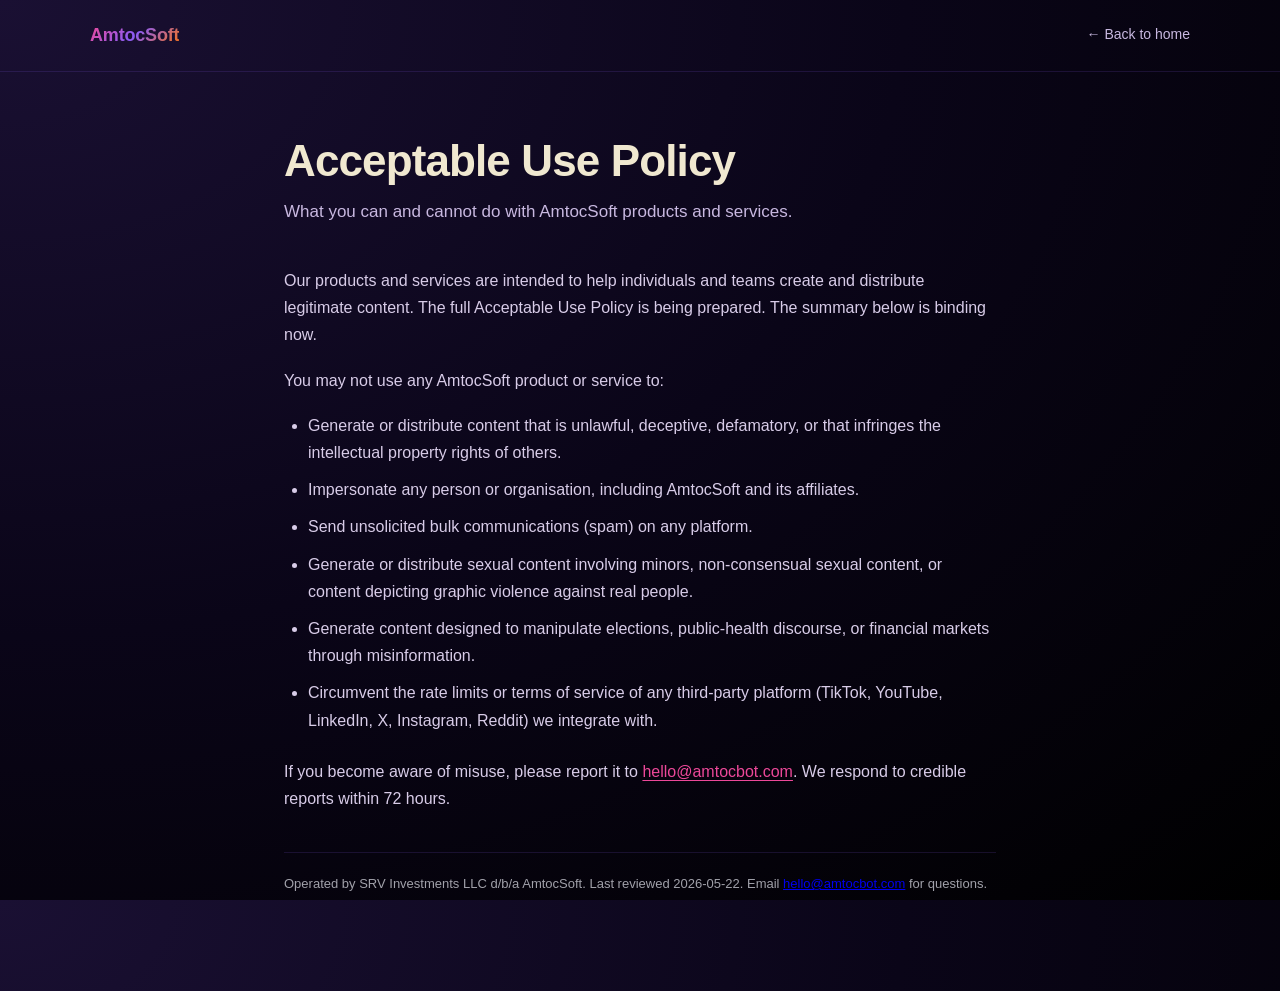
<file: acceptable-use.html>
<!doctype html>
<html lang="en">
<head>
  <meta charset="utf-8">
  <meta name="viewport" content="width=device-width, initial-scale=1">
  <title>Acceptable Use Policy | AmtocSoft</title>
  <meta name="description" content="What you can and cannot do with AmtocSoft products and services.">
  <meta name="robots" content="index, follow">
  <meta property="og:title" content="Acceptable Use Policy | AmtocSoft">
  <meta property="og:description" content="What you can and cannot do with AmtocSoft products and services.">
  <meta property="og:type" content="website">
  <meta property="og:url" content="https://amtocsoft.com/acceptable-use">
  <meta property="og:image" content="https://amtocsoft.com/og-image.png">
  <meta name="twitter:card" content="summary_large_image">
  <meta name="twitter:image" content="https://amtocsoft.com/og-image.png">
  <link rel="icon" href="/favicon.ico" type="image/x-icon">
  <style>
    *,*::before,*::after { box-sizing: border-box; margin: 0; padding: 0; }
    html,body { height: 100%; }
    body {
      font-family: -apple-system, BlinkMacSystemFont, "Segoe UI", "Inter", sans-serif;
      background: radial-gradient(ellipse at top left, #1a1033 0%, #0a0518 50%, #000 100%);
      color: #f0e8d0;
      min-height: 100vh;
      line-height: 1.7;
    }
    .nav {
      padding: 20px 24px;
      border-bottom: 1px solid rgba(139, 92, 246, 0.15);
    }
    .nav-inner {
      max-width: 1100px;
      margin: 0 auto;
      display: flex;
      align-items: center;
      justify-content: space-between;
    }
    .nav a.logo {
      color: #fff;
      font-weight: 800;
      font-size: 18px;
      text-decoration: none;
      letter-spacing: -0.01em;
    }
    .nav a.logo span {
      background: linear-gradient(135deg, #ec4899, #8b5cf6 50%, #f97316);
      -webkit-background-clip: text;
      background-clip: text;
      color: transparent;
    }
    .nav a.back {
      color: #c8b8e0;
      text-decoration: none;
      font-size: 14px;
    }
    .nav a.back:hover { color: #ec4899; }
    main {
      max-width: 760px;
      margin: 0 auto;
      padding: 64px 24px 96px;
    }
    h1 {
      font-size: clamp(28px, 5vw, 44px);
      font-weight: 800;
      line-height: 1.15;
      margin-bottom: 12px;
      letter-spacing: -0.02em;
    }
    .subtitle {
      font-size: 17px;
      color: #c8b8e0;
      margin-bottom: 40px;
    }
    .content p { margin-bottom: 18px; color: #d8cce8; }
    .content ul { margin: 0 0 24px 24px; }
    .content li { margin-bottom: 10px; color: #d8cce8; }
    .content strong { color: #f0e8d0; }
    .content a { color: #ec4899; text-decoration: underline; text-underline-offset: 3px; }
    .content a:hover { color: #f97316; }
    .updated {
      margin-top: 40px;
      padding-top: 20px;
      border-top: 1px solid rgba(139, 92, 246, 0.15);
      font-size: 13px;
      color: #a1a1aa;
    }
  </style>
</head>
<body>
  <nav class="nav">
    <div class="nav-inner">
      <a class="logo" href="/"><span>AmtocSoft</span></a>
      <a class="back" href="/">← Back to home</a>
    </div>
  </nav>
  <main>
    <h1>Acceptable Use Policy</h1>
    <p class="subtitle">What you can and cannot do with AmtocSoft products and services.</p>
    <div class="content">
<p>Our products and services are intended to help individuals and teams create and distribute legitimate content. The full Acceptable Use Policy is being prepared. The summary below is binding now.</p>
            <p>You may not use any AmtocSoft product or service to:</p>
            <ul>
                <li>Generate or distribute content that is unlawful, deceptive, defamatory, or that infringes the intellectual property rights of others.</li>
                <li>Impersonate any person or organisation, including AmtocSoft and its affiliates.</li>
                <li>Send unsolicited bulk communications (spam) on any platform.</li>
                <li>Generate or distribute sexual content involving minors, non-consensual sexual content, or content depicting graphic violence against real people.</li>
                <li>Generate content designed to manipulate elections, public-health discourse, or financial markets through misinformation.</li>
                <li>Circumvent the rate limits or terms of service of any third-party platform (TikTok, YouTube, LinkedIn, X, Instagram, Reddit) we integrate with.</li>
            </ul>
            <p>If you become aware of misuse, please report it to <a href="mailto:hello@amtocbot.com">hello@amtocbot.com</a>. We respond to credible reports within 72 hours.</p>
    </div>
    <div class="updated">
      Operated by SRV Investments LLC d/b/a AmtocSoft. Last reviewed 2026-05-22. Email <a href="mailto:hello@amtocbot.com">hello@amtocbot.com</a> for questions.
    </div>
  </main>
</body>
</html>
</file>
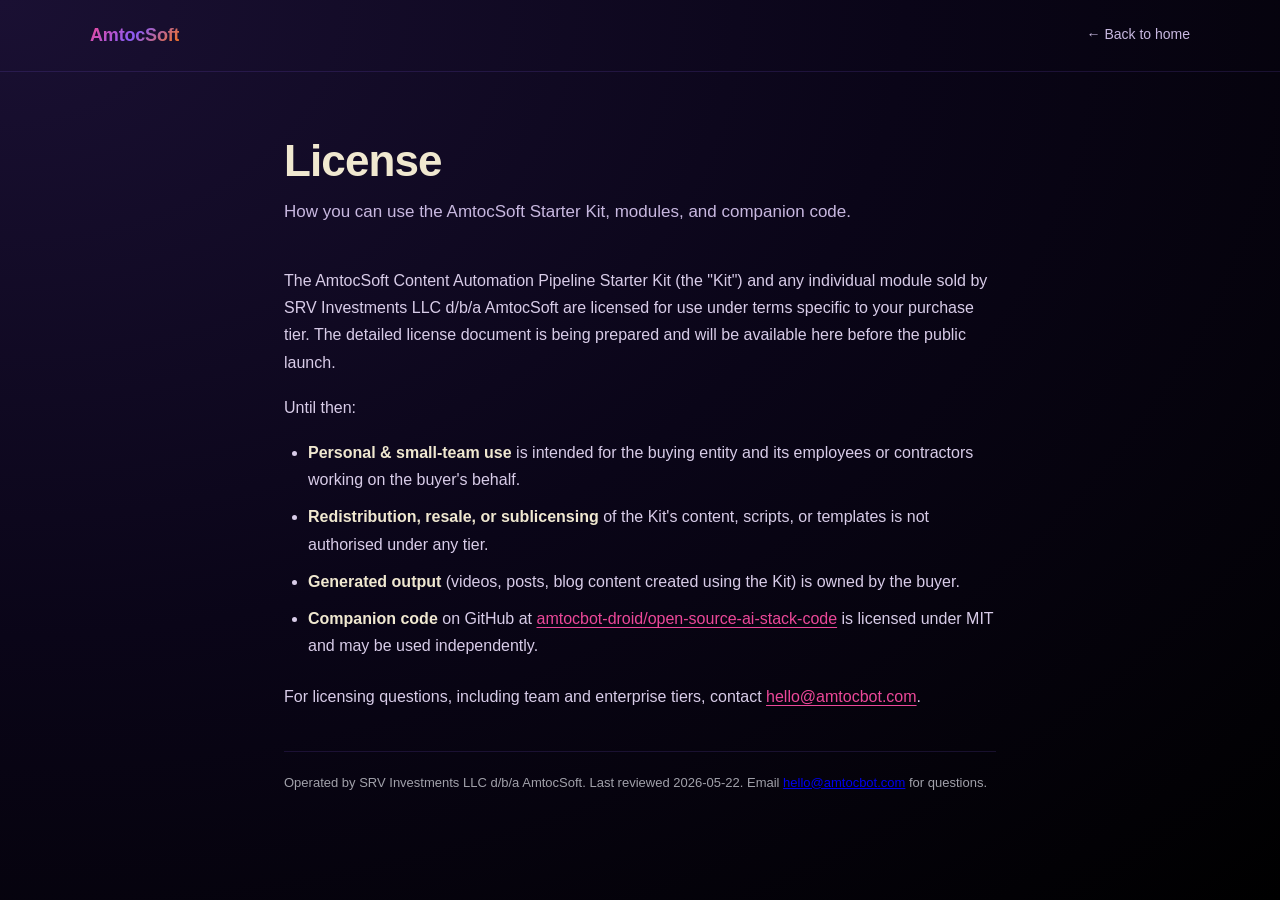
<file: license.html>
<!doctype html>
<html lang="en">
<head>
  <meta charset="utf-8">
  <meta name="viewport" content="width=device-width, initial-scale=1">
  <title>License | AmtocSoft</title>
  <meta name="description" content="How you can use the AmtocSoft Starter Kit, modules, and companion code.">
  <meta name="robots" content="index, follow">
  <meta property="og:title" content="License | AmtocSoft">
  <meta property="og:description" content="How you can use the AmtocSoft Starter Kit, modules, and companion code.">
  <meta property="og:type" content="website">
  <meta property="og:url" content="https://amtocsoft.com/license">
  <meta property="og:image" content="https://amtocsoft.com/og-image.png">
  <meta name="twitter:card" content="summary_large_image">
  <meta name="twitter:image" content="https://amtocsoft.com/og-image.png">
  <link rel="icon" href="/favicon.ico" type="image/x-icon">
  <style>
    *,*::before,*::after { box-sizing: border-box; margin: 0; padding: 0; }
    html,body { height: 100%; }
    body {
      font-family: -apple-system, BlinkMacSystemFont, "Segoe UI", "Inter", sans-serif;
      background: radial-gradient(ellipse at top left, #1a1033 0%, #0a0518 50%, #000 100%);
      color: #f0e8d0;
      min-height: 100vh;
      line-height: 1.7;
    }
    .nav {
      padding: 20px 24px;
      border-bottom: 1px solid rgba(139, 92, 246, 0.15);
    }
    .nav-inner {
      max-width: 1100px;
      margin: 0 auto;
      display: flex;
      align-items: center;
      justify-content: space-between;
    }
    .nav a.logo {
      color: #fff;
      font-weight: 800;
      font-size: 18px;
      text-decoration: none;
      letter-spacing: -0.01em;
    }
    .nav a.logo span {
      background: linear-gradient(135deg, #ec4899, #8b5cf6 50%, #f97316);
      -webkit-background-clip: text;
      background-clip: text;
      color: transparent;
    }
    .nav a.back {
      color: #c8b8e0;
      text-decoration: none;
      font-size: 14px;
    }
    .nav a.back:hover { color: #ec4899; }
    main {
      max-width: 760px;
      margin: 0 auto;
      padding: 64px 24px 96px;
    }
    h1 {
      font-size: clamp(28px, 5vw, 44px);
      font-weight: 800;
      line-height: 1.15;
      margin-bottom: 12px;
      letter-spacing: -0.02em;
    }
    .subtitle {
      font-size: 17px;
      color: #c8b8e0;
      margin-bottom: 40px;
    }
    .content p { margin-bottom: 18px; color: #d8cce8; }
    .content ul { margin: 0 0 24px 24px; }
    .content li { margin-bottom: 10px; color: #d8cce8; }
    .content strong { color: #f0e8d0; }
    .content a { color: #ec4899; text-decoration: underline; text-underline-offset: 3px; }
    .content a:hover { color: #f97316; }
    .updated {
      margin-top: 40px;
      padding-top: 20px;
      border-top: 1px solid rgba(139, 92, 246, 0.15);
      font-size: 13px;
      color: #a1a1aa;
    }
  </style>
</head>
<body>
  <nav class="nav">
    <div class="nav-inner">
      <a class="logo" href="/"><span>AmtocSoft</span></a>
      <a class="back" href="/">← Back to home</a>
    </div>
  </nav>
  <main>
    <h1>License</h1>
    <p class="subtitle">How you can use the AmtocSoft Starter Kit, modules, and companion code.</p>
    <div class="content">
<p>The AmtocSoft Content Automation Pipeline Starter Kit (the "Kit") and any individual module sold by SRV Investments LLC d/b/a AmtocSoft are licensed for use under terms specific to your purchase tier. The detailed license document is being prepared and will be available here before the public launch.</p>
            <p>Until then:</p>
            <ul>
                <li><strong>Personal &amp; small-team use</strong> is intended for the buying entity and its employees or contractors working on the buyer's behalf.</li>
                <li><strong>Redistribution, resale, or sublicensing</strong> of the Kit's content, scripts, or templates is not authorised under any tier.</li>
                <li><strong>Generated output</strong> (videos, posts, blog content created using the Kit) is owned by the buyer.</li>
                <li><strong>Companion code</strong> on GitHub at <a href="https://github.com/amtocbot-droid/open-source-ai-stack-code">amtocbot-droid/open-source-ai-stack-code</a> is licensed under MIT and may be used independently.</li>
            </ul>
            <p>For licensing questions, including team and enterprise tiers, contact <a href="mailto:hello@amtocbot.com">hello@amtocbot.com</a>.</p>
    </div>
    <div class="updated">
      Operated by SRV Investments LLC d/b/a AmtocSoft. Last reviewed 2026-05-22. Email <a href="mailto:hello@amtocbot.com">hello@amtocbot.com</a> for questions.
    </div>
  </main>
</body>
</html>
</file>
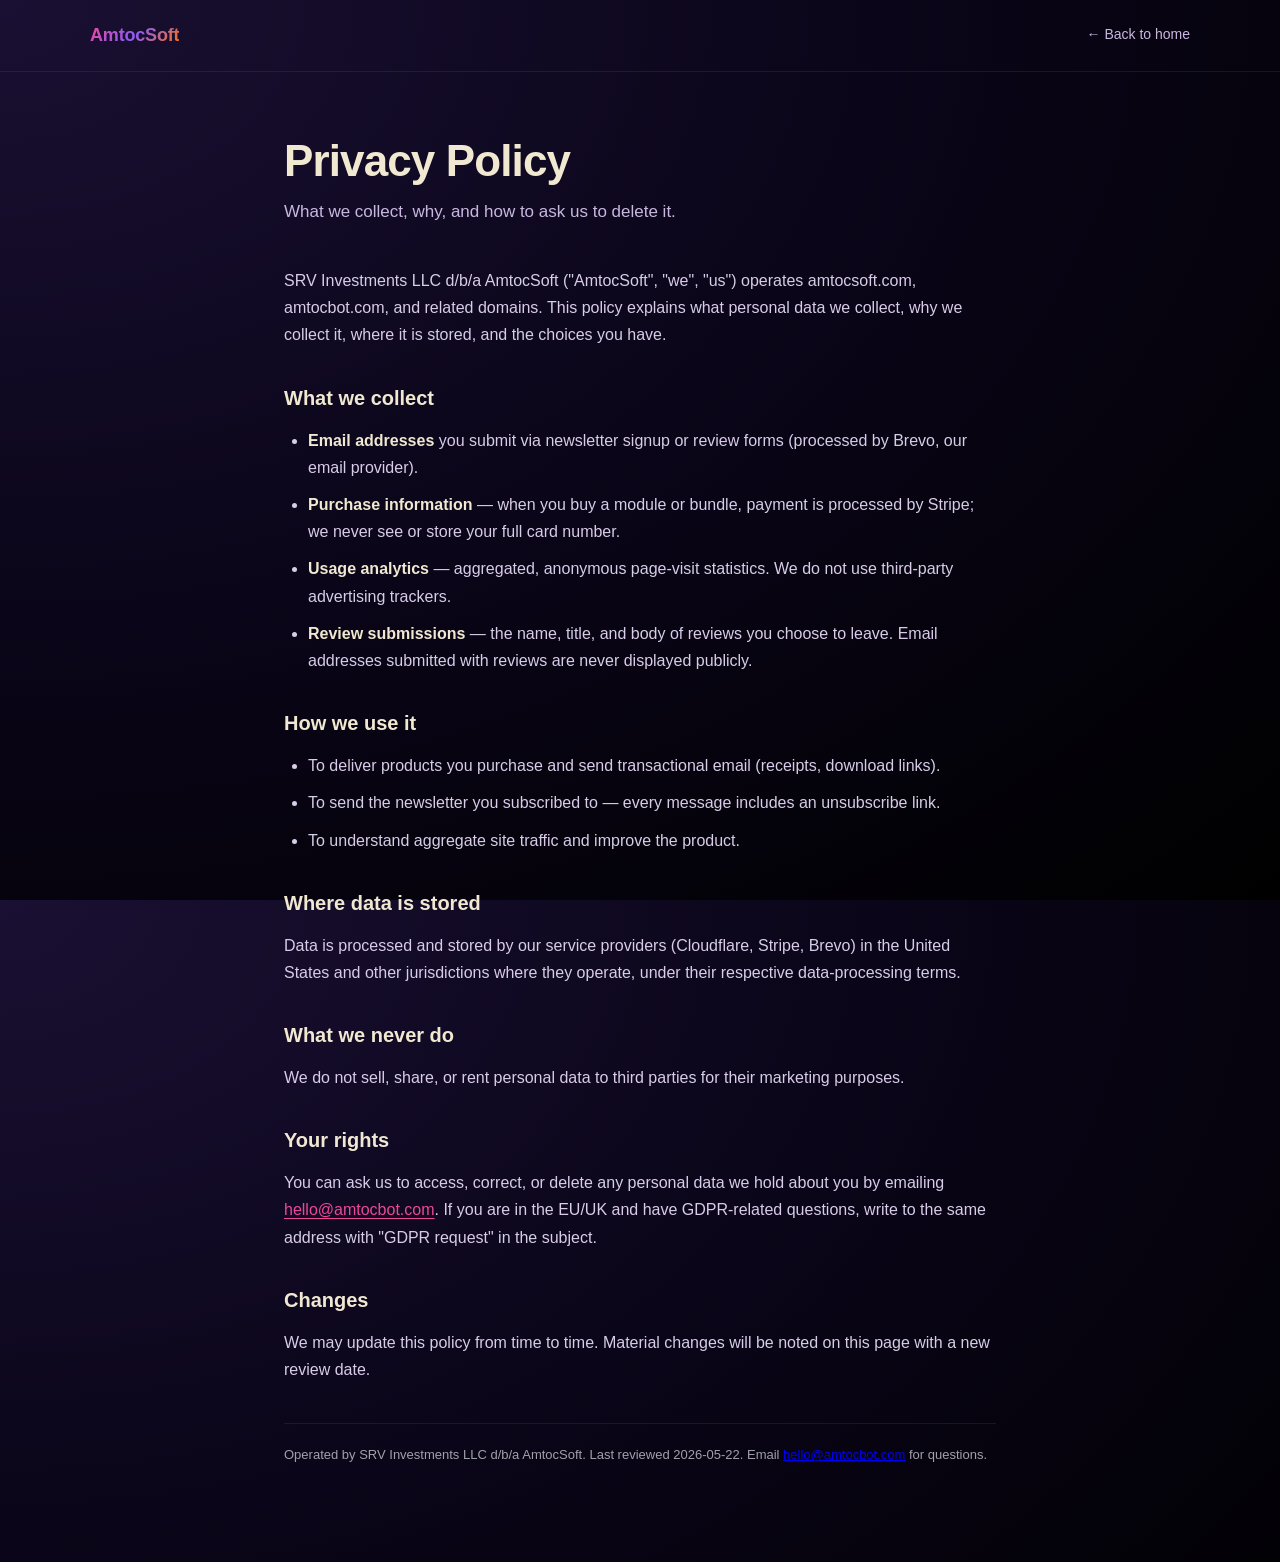
<file: privacy.html>
<!doctype html>
<html lang="en">
<head>
  <meta charset="utf-8">
  <meta name="viewport" content="width=device-width, initial-scale=1">
  <title>Privacy Policy | AmtocSoft</title>
  <meta name="description" content="What we collect, why, and how to ask us to delete it.">
  <meta name="robots" content="index, follow">
  <meta property="og:title" content="Privacy Policy | AmtocSoft">
  <meta property="og:description" content="What we collect, why, and how to ask us to delete it.">
  <meta property="og:type" content="website">
  <meta property="og:url" content="https://amtocsoft.com/privacy">
  <meta property="og:image" content="https://amtocsoft.com/og-image.png">
  <meta name="twitter:card" content="summary_large_image">
  <meta name="twitter:image" content="https://amtocsoft.com/og-image.png">
  <link rel="icon" href="/favicon.ico" type="image/x-icon">
  <style>
    *,*::before,*::after { box-sizing: border-box; margin: 0; padding: 0; }
    html,body { height: 100%; }
    body {
      font-family: -apple-system, BlinkMacSystemFont, "Segoe UI", "Inter", sans-serif;
      background: radial-gradient(ellipse at top left, #1a1033 0%, #0a0518 50%, #000 100%);
      color: #f0e8d0;
      min-height: 100vh;
      line-height: 1.7;
    }
    .nav {
      padding: 20px 24px;
      border-bottom: 1px solid rgba(139, 92, 246, 0.15);
    }
    .nav-inner {
      max-width: 1100px;
      margin: 0 auto;
      display: flex;
      align-items: center;
      justify-content: space-between;
    }
    .nav a.logo {
      color: #fff;
      font-weight: 800;
      font-size: 18px;
      text-decoration: none;
      letter-spacing: -0.01em;
    }
    .nav a.logo span {
      background: linear-gradient(135deg, #ec4899, #8b5cf6 50%, #f97316);
      -webkit-background-clip: text;
      background-clip: text;
      color: transparent;
    }
    .nav a.back {
      color: #c8b8e0;
      text-decoration: none;
      font-size: 14px;
    }
    .nav a.back:hover { color: #ec4899; }
    main {
      max-width: 760px;
      margin: 0 auto;
      padding: 64px 24px 96px;
    }
    .badge {
      display: inline-block;
      background: rgba(139, 92, 246, 0.15);
      border: 1px solid rgba(139, 92, 246, 0.4);
      color: #d4c5f0;
      padding: 4px 12px;
      border-radius: 100px;
      font-size: 11px;
      font-weight: 700;
      letter-spacing: 0.08em;
      text-transform: uppercase;
      margin-bottom: 20px;
    }
    h1 {
      font-size: clamp(28px, 5vw, 44px);
      font-weight: 800;
      line-height: 1.15;
      margin-bottom: 12px;
      letter-spacing: -0.02em;
    }
    .subtitle {
      font-size: 17px;
      color: #c8b8e0;
      margin-bottom: 40px;
    }
    .content h2 {
      font-size: 20px;
      font-weight: 700;
      color: #f0e8d0;
      margin: 32px 0 12px;
    }
    .content p { margin-bottom: 18px; color: #d8cce8; }
    .content ul { margin: 0 0 24px 24px; }
    .content li { margin-bottom: 10px; color: #d8cce8; }
    .content strong { color: #f0e8d0; }
    .content a { color: #ec4899; text-decoration: underline; text-underline-offset: 3px; }
    .content a:hover { color: #f97316; }
    .updated {
      margin-top: 40px;
      padding-top: 20px;
      border-top: 1px solid rgba(139, 92, 246, 0.15);
      font-size: 13px;
      color: #a1a1aa;
    }
  </style>
</head>
<body>
  <nav class="nav">
    <div class="nav-inner">
      <a class="logo" href="/"><span>AmtocSoft</span></a>
      <a class="back" href="/">← Back to home</a>
    </div>
  </nav>
  <main>
    <h1>Privacy Policy</h1>
    <p class="subtitle">What we collect, why, and how to ask us to delete it.</p>
    <div class="content">
      <p>SRV Investments LLC d/b/a AmtocSoft ("AmtocSoft", "we", "us") operates amtocsoft.com, amtocbot.com, and related domains. This policy explains what personal data we collect, why we collect it, where it is stored, and the choices you have.</p>

      <h2>What we collect</h2>
      <ul>
        <li><strong>Email addresses</strong> you submit via newsletter signup or review forms (processed by Brevo, our email provider).</li>
        <li><strong>Purchase information</strong> — when you buy a module or bundle, payment is processed by Stripe; we never see or store your full card number.</li>
        <li><strong>Usage analytics</strong> — aggregated, anonymous page-visit statistics. We do not use third-party advertising trackers.</li>
        <li><strong>Review submissions</strong> — the name, title, and body of reviews you choose to leave. Email addresses submitted with reviews are never displayed publicly.</li>
      </ul>

      <h2>How we use it</h2>
      <ul>
        <li>To deliver products you purchase and send transactional email (receipts, download links).</li>
        <li>To send the newsletter you subscribed to — every message includes an unsubscribe link.</li>
        <li>To understand aggregate site traffic and improve the product.</li>
      </ul>

      <h2>Where data is stored</h2>
      <p>Data is processed and stored by our service providers (Cloudflare, Stripe, Brevo) in the United States and other jurisdictions where they operate, under their respective data-processing terms.</p>

      <h2>What we never do</h2>
      <p>We do not sell, share, or rent personal data to third parties for their marketing purposes.</p>

      <h2>Your rights</h2>
      <p>You can ask us to access, correct, or delete any personal data we hold about you by emailing <a href="mailto:hello@amtocbot.com">hello@amtocbot.com</a>. If you are in the EU/UK and have GDPR-related questions, write to the same address with "GDPR request" in the subject.</p>

      <h2>Changes</h2>
      <p>We may update this policy from time to time. Material changes will be noted on this page with a new review date.</p>
    </div>
    <div class="updated">
      Operated by SRV Investments LLC d/b/a AmtocSoft. Last reviewed 2026-05-22. Email <a href="mailto:hello@amtocbot.com">hello@amtocbot.com</a> for questions.
    </div>
  </main>
</body>
</html>
</file>
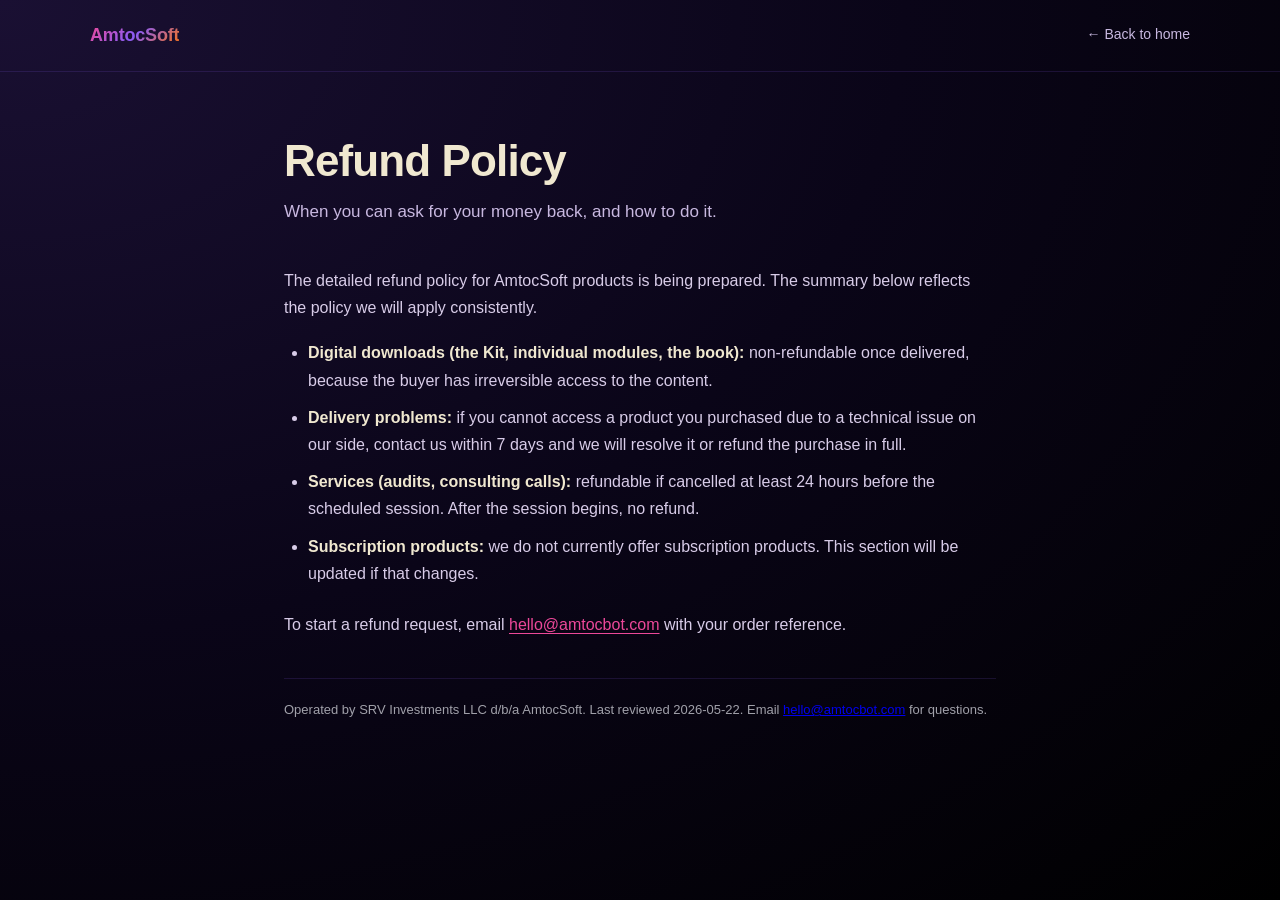
<file: refund-policy.html>
<!doctype html>
<html lang="en">
<head>
  <meta charset="utf-8">
  <meta name="viewport" content="width=device-width, initial-scale=1">
  <title>Refund Policy | AmtocSoft</title>
  <meta name="description" content="When you can ask for your money back, and how to do it.">
  <meta name="robots" content="index, follow">
  <meta property="og:title" content="Refund Policy | AmtocSoft">
  <meta property="og:description" content="When you can ask for your money back, and how to do it.">
  <meta property="og:type" content="website">
  <meta property="og:url" content="https://amtocsoft.com/refund-policy">
  <meta property="og:image" content="https://amtocsoft.com/og-image.png">
  <meta name="twitter:card" content="summary_large_image">
  <meta name="twitter:image" content="https://amtocsoft.com/og-image.png">
  <link rel="icon" href="/favicon.ico" type="image/x-icon">
  <style>
    *,*::before,*::after { box-sizing: border-box; margin: 0; padding: 0; }
    html,body { height: 100%; }
    body {
      font-family: -apple-system, BlinkMacSystemFont, "Segoe UI", "Inter", sans-serif;
      background: radial-gradient(ellipse at top left, #1a1033 0%, #0a0518 50%, #000 100%);
      color: #f0e8d0;
      min-height: 100vh;
      line-height: 1.7;
    }
    .nav {
      padding: 20px 24px;
      border-bottom: 1px solid rgba(139, 92, 246, 0.15);
    }
    .nav-inner {
      max-width: 1100px;
      margin: 0 auto;
      display: flex;
      align-items: center;
      justify-content: space-between;
    }
    .nav a.logo {
      color: #fff;
      font-weight: 800;
      font-size: 18px;
      text-decoration: none;
      letter-spacing: -0.01em;
    }
    .nav a.logo span {
      background: linear-gradient(135deg, #ec4899, #8b5cf6 50%, #f97316);
      -webkit-background-clip: text;
      background-clip: text;
      color: transparent;
    }
    .nav a.back {
      color: #c8b8e0;
      text-decoration: none;
      font-size: 14px;
    }
    .nav a.back:hover { color: #ec4899; }
    main {
      max-width: 760px;
      margin: 0 auto;
      padding: 64px 24px 96px;
    }
    h1 {
      font-size: clamp(28px, 5vw, 44px);
      font-weight: 800;
      line-height: 1.15;
      margin-bottom: 12px;
      letter-spacing: -0.02em;
    }
    .subtitle {
      font-size: 17px;
      color: #c8b8e0;
      margin-bottom: 40px;
    }
    .content p { margin-bottom: 18px; color: #d8cce8; }
    .content ul { margin: 0 0 24px 24px; }
    .content li { margin-bottom: 10px; color: #d8cce8; }
    .content strong { color: #f0e8d0; }
    .content a { color: #ec4899; text-decoration: underline; text-underline-offset: 3px; }
    .content a:hover { color: #f97316; }
    .updated {
      margin-top: 40px;
      padding-top: 20px;
      border-top: 1px solid rgba(139, 92, 246, 0.15);
      font-size: 13px;
      color: #a1a1aa;
    }
  </style>
</head>
<body>
  <nav class="nav">
    <div class="nav-inner">
      <a class="logo" href="/"><span>AmtocSoft</span></a>
      <a class="back" href="/">← Back to home</a>
    </div>
  </nav>
  <main>
    <h1>Refund Policy</h1>
    <p class="subtitle">When you can ask for your money back, and how to do it.</p>
    <div class="content">
<p>The detailed refund policy for AmtocSoft products is being prepared. The summary below reflects the policy we will apply consistently.</p>
            <ul>
                <li><strong>Digital downloads (the Kit, individual modules, the book):</strong> non-refundable once delivered, because the buyer has irreversible access to the content.</li>
                <li><strong>Delivery problems:</strong> if you cannot access a product you purchased due to a technical issue on our side, contact us within 7 days and we will resolve it or refund the purchase in full.</li>
                <li><strong>Services (audits, consulting calls):</strong> refundable if cancelled at least 24 hours before the scheduled session. After the session begins, no refund.</li>
                <li><strong>Subscription products:</strong> we do not currently offer subscription products. This section will be updated if that changes.</li>
            </ul>
            <p>To start a refund request, email <a href="mailto:hello@amtocbot.com">hello@amtocbot.com</a> with your order reference.</p>
    </div>
    <div class="updated">
      Operated by SRV Investments LLC d/b/a AmtocSoft. Last reviewed 2026-05-22. Email <a href="mailto:hello@amtocbot.com">hello@amtocbot.com</a> for questions.
    </div>
  </main>
</body>
</html>
</file>
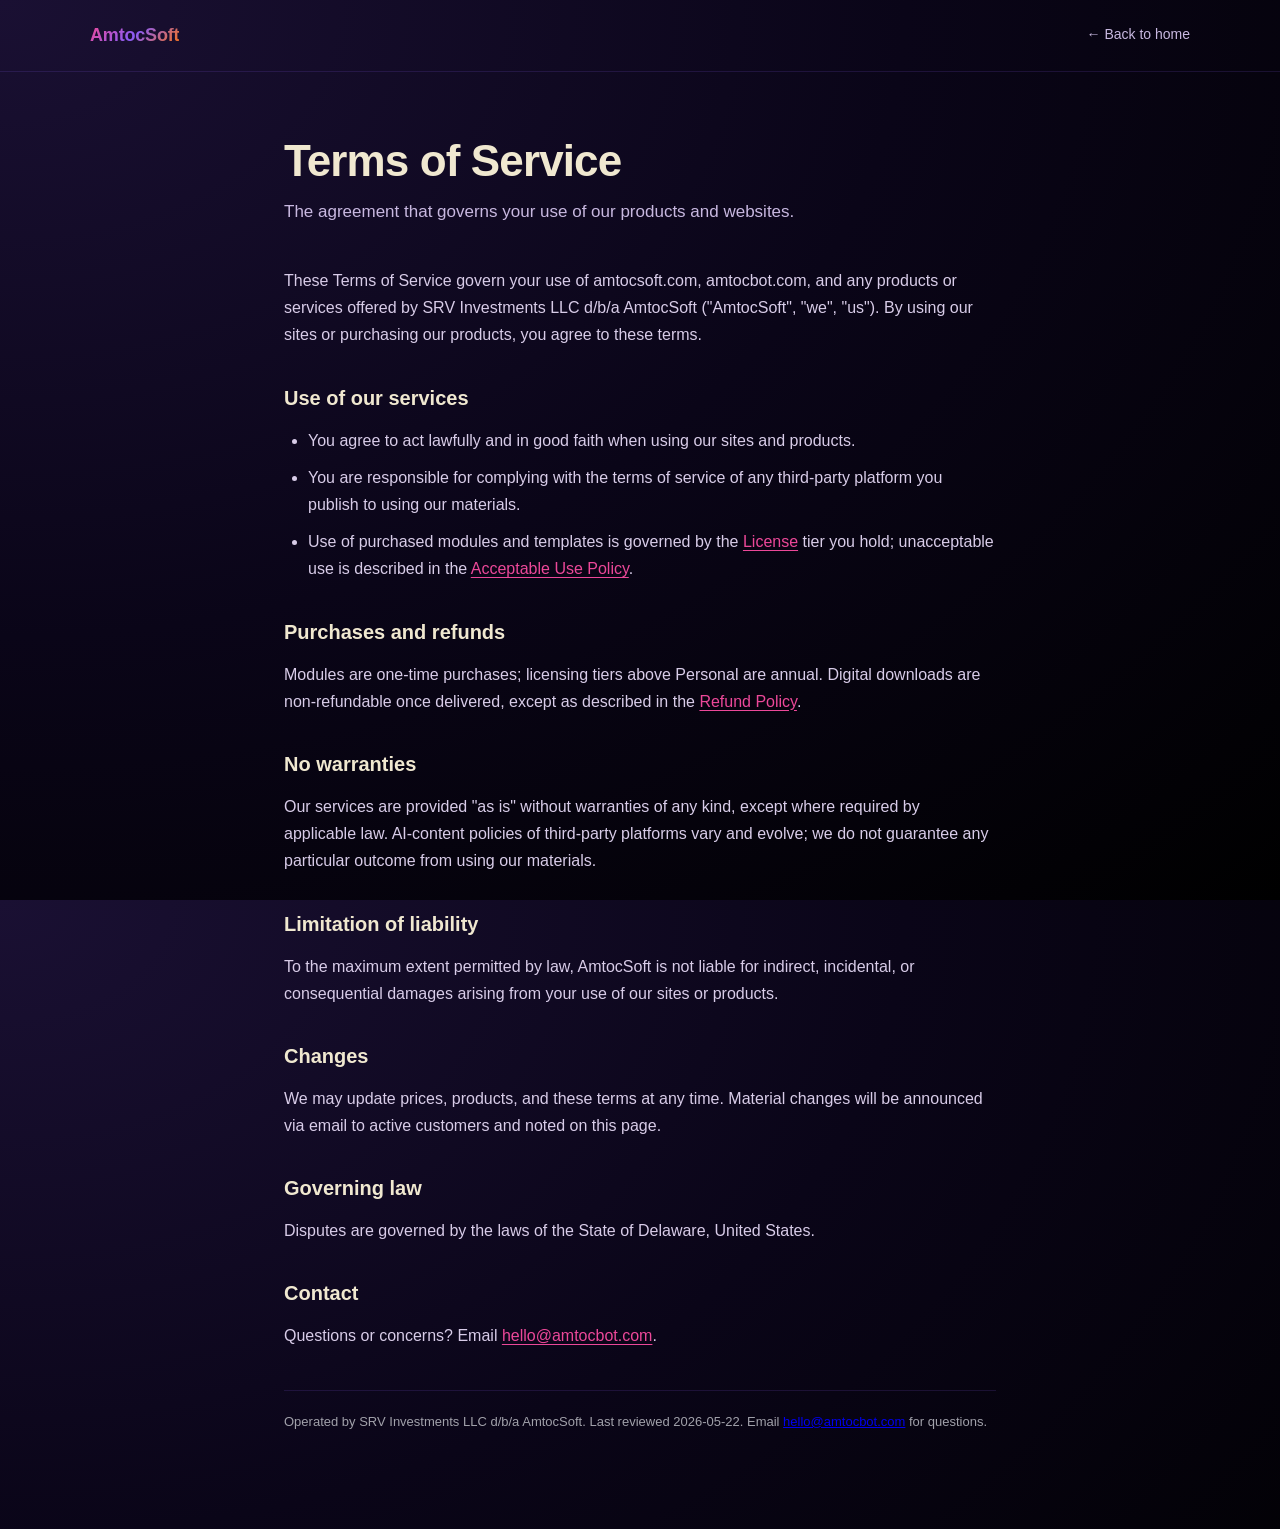
<file: terms.html>
<!doctype html>
<html lang="en">
<head>
  <meta charset="utf-8">
  <meta name="viewport" content="width=device-width, initial-scale=1">
  <title>Terms of Service | AmtocSoft</title>
  <meta name="description" content="The agreement that governs your use of our products and websites.">
  <meta name="robots" content="index, follow">
  <meta property="og:title" content="Terms of Service | AmtocSoft">
  <meta property="og:description" content="The agreement that governs your use of our products and websites.">
  <meta property="og:type" content="website">
  <meta property="og:url" content="https://amtocsoft.com/terms">
  <meta property="og:image" content="https://amtocsoft.com/og-image.png">
  <meta name="twitter:card" content="summary_large_image">
  <meta name="twitter:image" content="https://amtocsoft.com/og-image.png">
  <link rel="icon" href="/favicon.ico" type="image/x-icon">
  <style>
    *,*::before,*::after { box-sizing: border-box; margin: 0; padding: 0; }
    html,body { height: 100%; }
    body {
      font-family: -apple-system, BlinkMacSystemFont, "Segoe UI", "Inter", sans-serif;
      background: radial-gradient(ellipse at top left, #1a1033 0%, #0a0518 50%, #000 100%);
      color: #f0e8d0;
      min-height: 100vh;
      line-height: 1.7;
    }
    .nav {
      padding: 20px 24px;
      border-bottom: 1px solid rgba(139, 92, 246, 0.15);
    }
    .nav-inner {
      max-width: 1100px;
      margin: 0 auto;
      display: flex;
      align-items: center;
      justify-content: space-between;
    }
    .nav a.logo {
      color: #fff;
      font-weight: 800;
      font-size: 18px;
      text-decoration: none;
      letter-spacing: -0.01em;
    }
    .nav a.logo span {
      background: linear-gradient(135deg, #ec4899, #8b5cf6 50%, #f97316);
      -webkit-background-clip: text;
      background-clip: text;
      color: transparent;
    }
    .nav a.back {
      color: #c8b8e0;
      text-decoration: none;
      font-size: 14px;
    }
    .nav a.back:hover { color: #ec4899; }
    main {
      max-width: 760px;
      margin: 0 auto;
      padding: 64px 24px 96px;
    }
    .badge {
      display: inline-block;
      background: rgba(139, 92, 246, 0.15);
      border: 1px solid rgba(139, 92, 246, 0.4);
      color: #d4c5f0;
      padding: 4px 12px;
      border-radius: 100px;
      font-size: 11px;
      font-weight: 700;
      letter-spacing: 0.08em;
      text-transform: uppercase;
      margin-bottom: 20px;
    }
    h1 {
      font-size: clamp(28px, 5vw, 44px);
      font-weight: 800;
      line-height: 1.15;
      margin-bottom: 12px;
      letter-spacing: -0.02em;
    }
    .subtitle {
      font-size: 17px;
      color: #c8b8e0;
      margin-bottom: 40px;
    }
    .content h2 {
      font-size: 20px;
      font-weight: 700;
      color: #f0e8d0;
      margin: 32px 0 12px;
    }
    .content p { margin-bottom: 18px; color: #d8cce8; }
    .content ul { margin: 0 0 24px 24px; }
    .content li { margin-bottom: 10px; color: #d8cce8; }
    .content strong { color: #f0e8d0; }
    .content a { color: #ec4899; text-decoration: underline; text-underline-offset: 3px; }
    .content a:hover { color: #f97316; }
    .updated {
      margin-top: 40px;
      padding-top: 20px;
      border-top: 1px solid rgba(139, 92, 246, 0.15);
      font-size: 13px;
      color: #a1a1aa;
    }
  </style>
</head>
<body>
  <nav class="nav">
    <div class="nav-inner">
      <a class="logo" href="/"><span>AmtocSoft</span></a>
      <a class="back" href="/">← Back to home</a>
    </div>
  </nav>
  <main>
    <h1>Terms of Service</h1>
    <p class="subtitle">The agreement that governs your use of our products and websites.</p>
    <div class="content">
      <p>These Terms of Service govern your use of amtocsoft.com, amtocbot.com, and any products or services offered by SRV Investments LLC d/b/a AmtocSoft ("AmtocSoft", "we", "us"). By using our sites or purchasing our products, you agree to these terms.</p>

      <h2>Use of our services</h2>
      <ul>
        <li>You agree to act lawfully and in good faith when using our sites and products.</li>
        <li>You are responsible for complying with the terms of service of any third-party platform you publish to using our materials.</li>
        <li>Use of purchased modules and templates is governed by the <a href="/license">License</a> tier you hold; unacceptable use is described in the <a href="/acceptable-use">Acceptable Use Policy</a>.</li>
      </ul>

      <h2>Purchases and refunds</h2>
      <p>Modules are one-time purchases; licensing tiers above Personal are annual. Digital downloads are non-refundable once delivered, except as described in the <a href="/refund-policy">Refund Policy</a>.</p>

      <h2>No warranties</h2>
      <p>Our services are provided "as is" without warranties of any kind, except where required by applicable law. AI-content policies of third-party platforms vary and evolve; we do not guarantee any particular outcome from using our materials.</p>

      <h2>Limitation of liability</h2>
      <p>To the maximum extent permitted by law, AmtocSoft is not liable for indirect, incidental, or consequential damages arising from your use of our sites or products.</p>

      <h2>Changes</h2>
      <p>We may update prices, products, and these terms at any time. Material changes will be announced via email to active customers and noted on this page.</p>

      <h2>Governing law</h2>
      <p>Disputes are governed by the laws of the State of Delaware, United States.</p>

      <h2>Contact</h2>
      <p>Questions or concerns? Email <a href="mailto:hello@amtocbot.com">hello@amtocbot.com</a>.</p>
    </div>
    <div class="updated">
      Operated by SRV Investments LLC d/b/a AmtocSoft. Last reviewed 2026-05-22. Email <a href="mailto:hello@amtocbot.com">hello@amtocbot.com</a> for questions.
    </div>
  </main>
</body>
</html>
</file>
